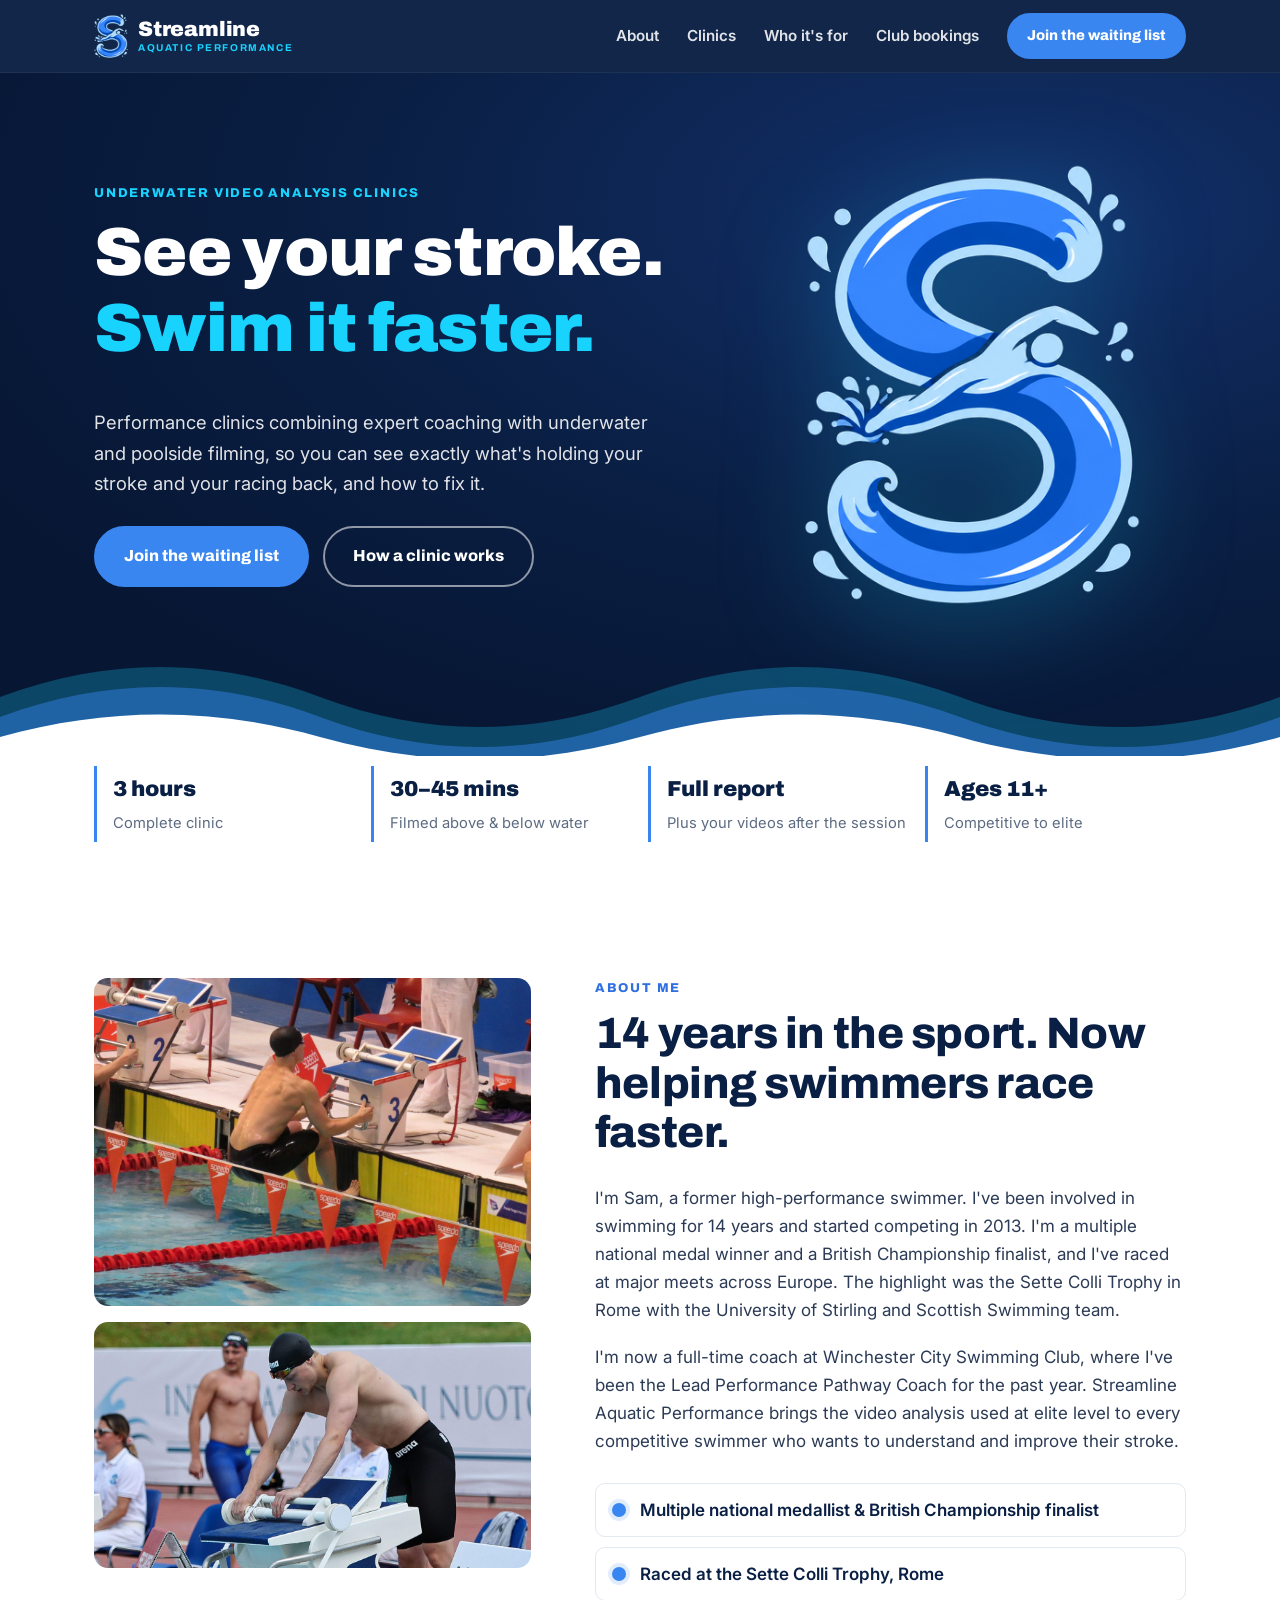
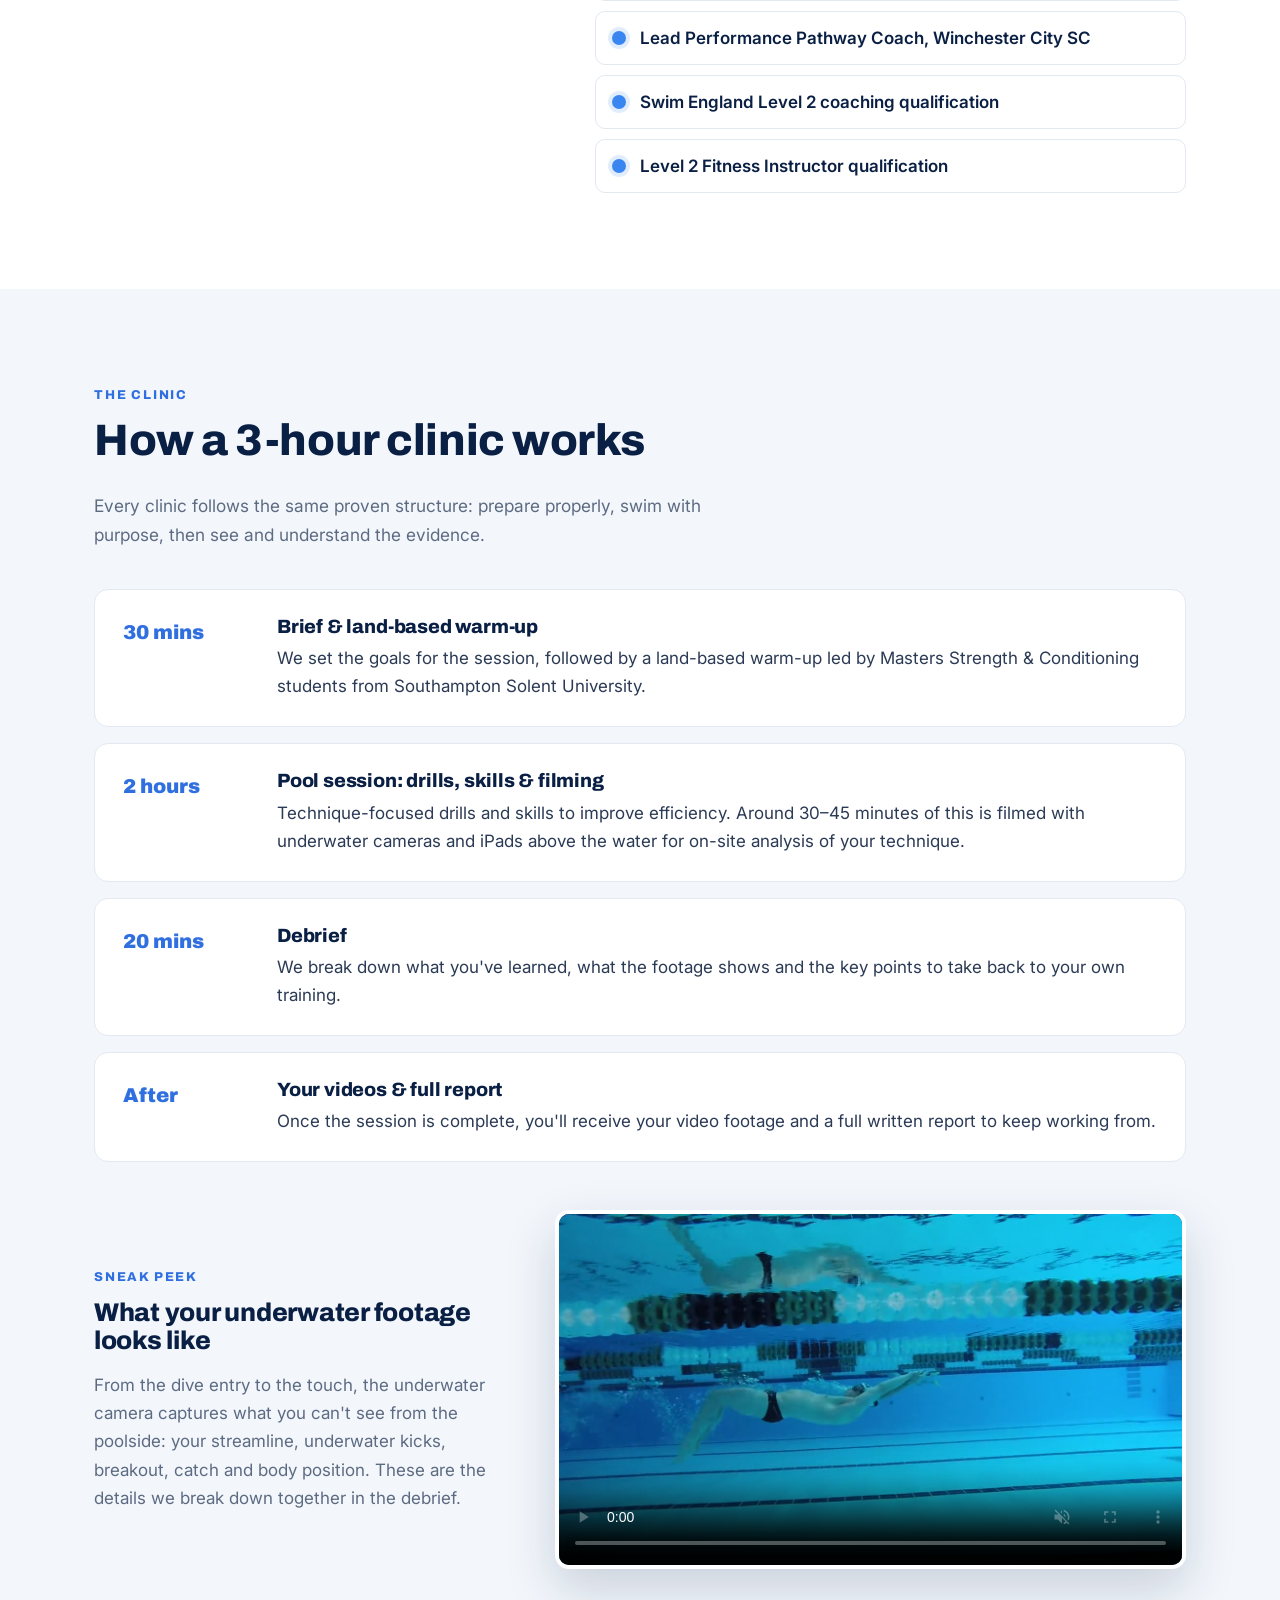
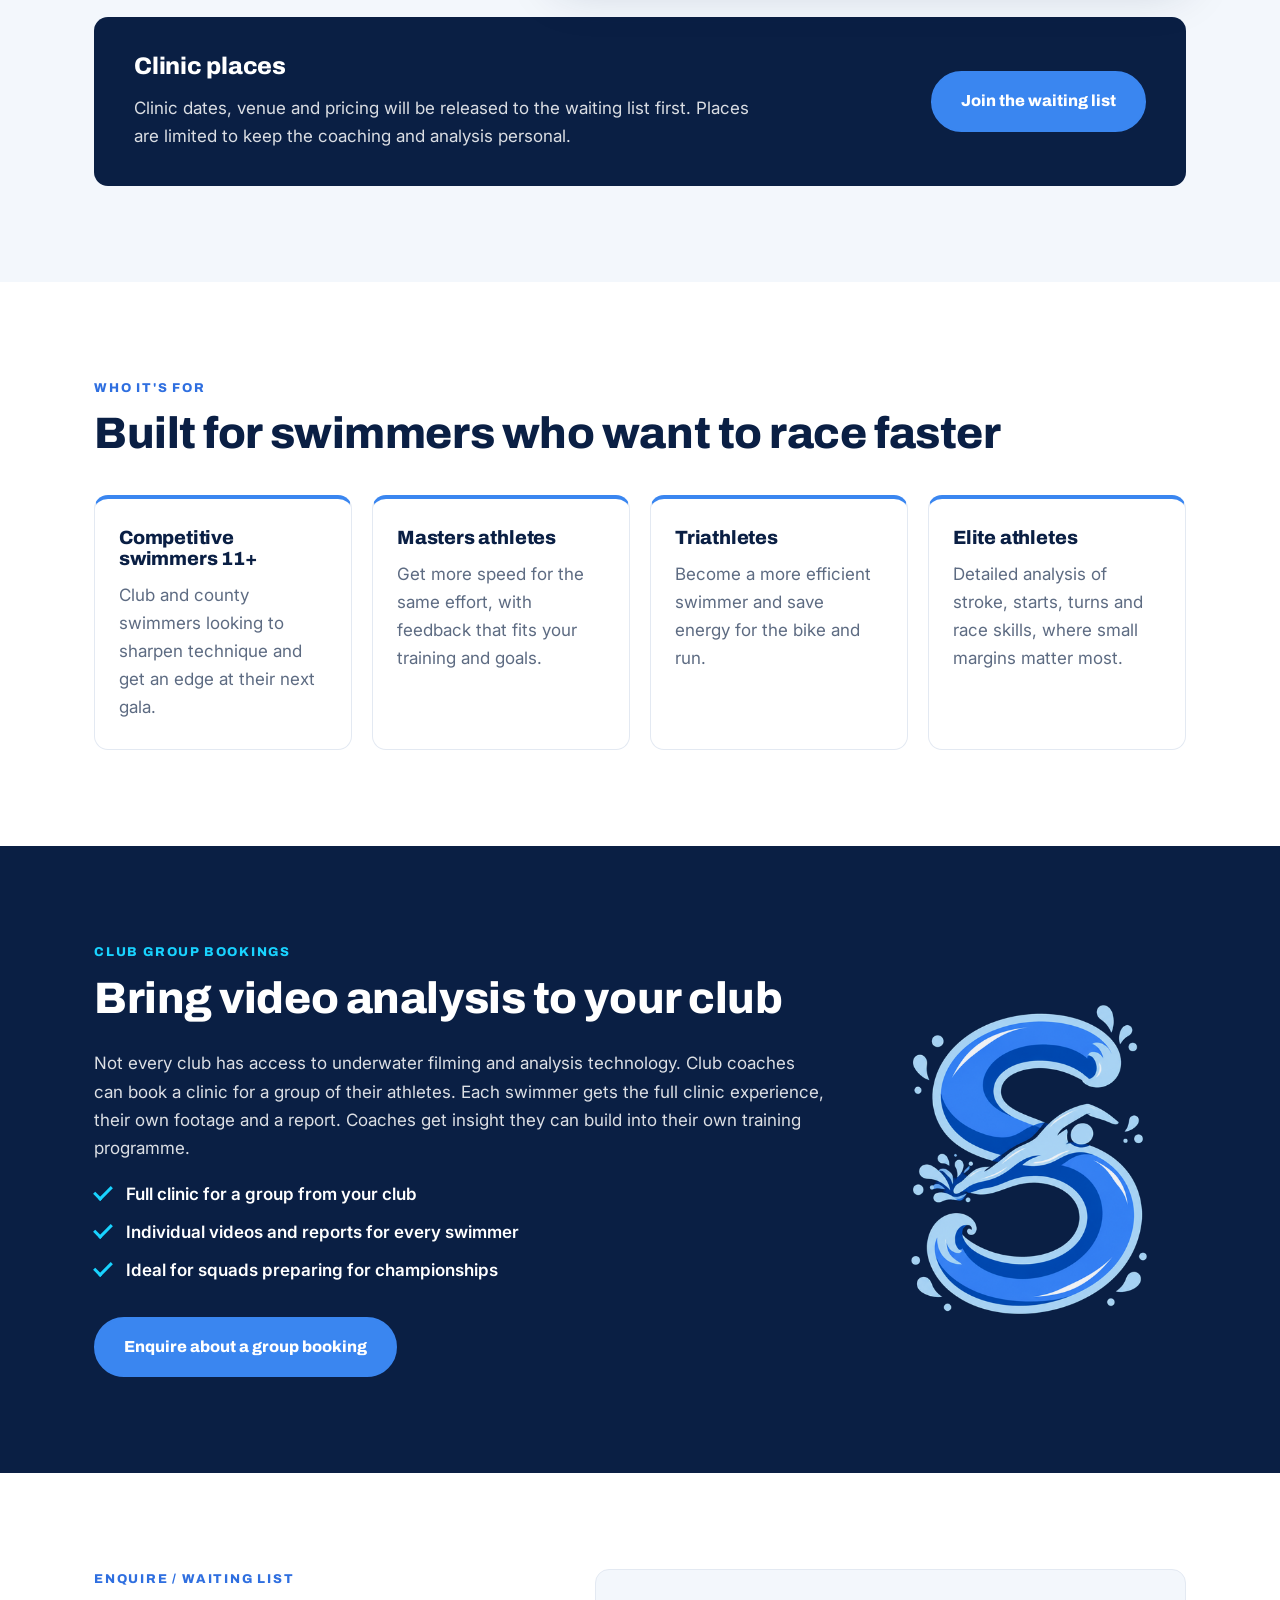
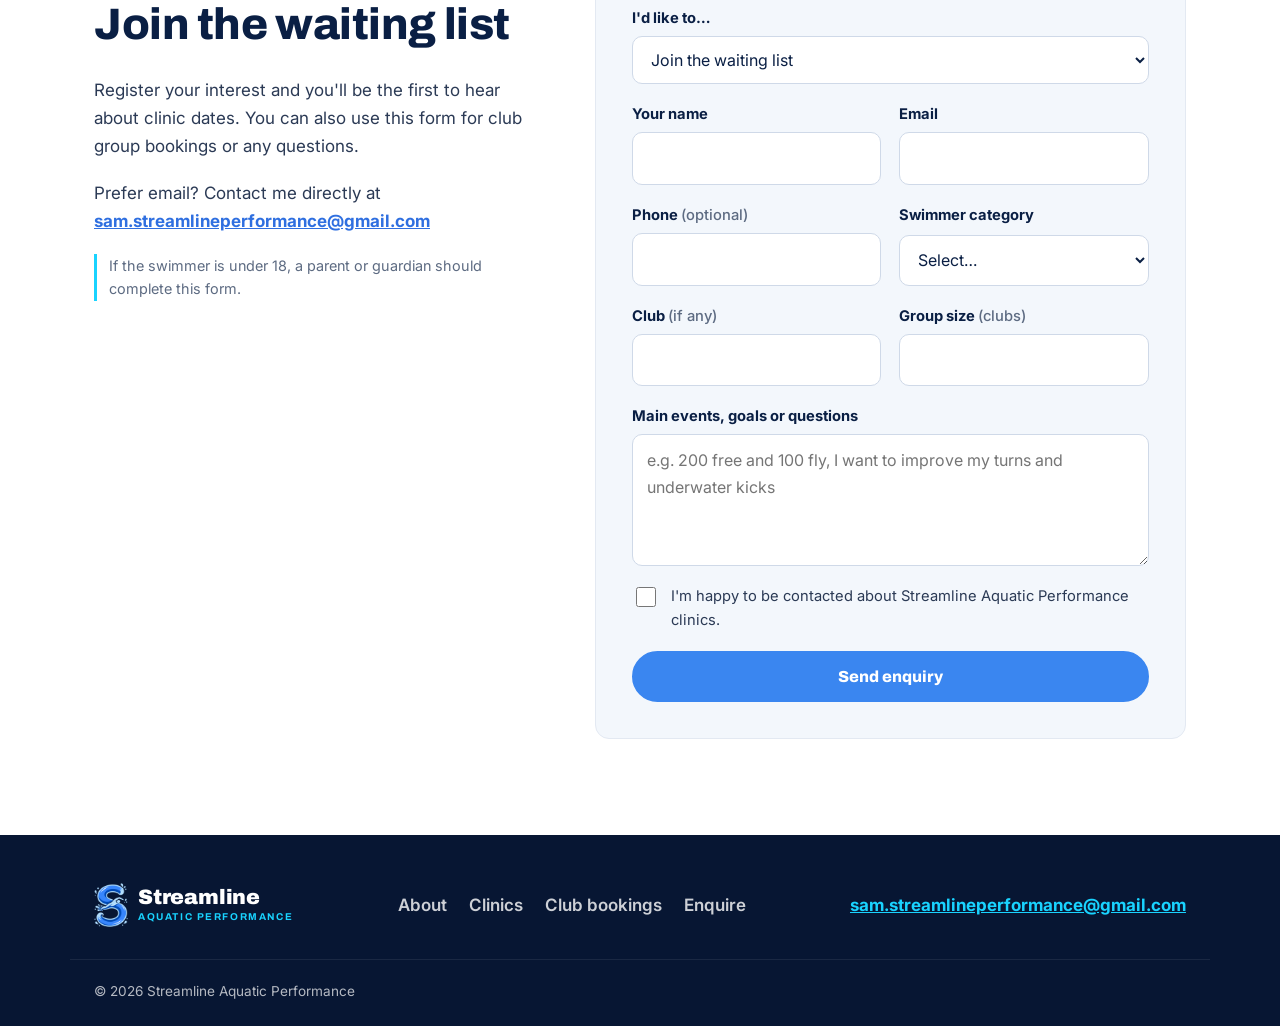
<file: index.html>
<!doctype html>
<html lang="en-GB">
<head>
  <meta charset="utf-8">
  <meta name="viewport" content="width=device-width, initial-scale=1">
  <title>Streamline Aquatic Performance | Underwater Video Analysis Swim Clinics</title>
  <meta name="description" content="Three-hour swim clinics with underwater and poolside video analysis. Expert stroke and race feedback for competitive swimmers aged 11+, masters, triathletes and elite athletes.">
  <meta property="og:title" content="Streamline Aquatic Performance">
  <meta property="og:description" content="Underwater video analysis swim clinics to maximise stroke efficiency and race performance.">
  <meta property="og:type" content="website">
  <meta name="theme-color" content="#0a1f44">
  <!-- PRE-LAUNCH: remove the next line when the site goes public -->
  <meta name="robots" content="noindex, nofollow">
  <link rel="icon" type="image/png" href="assets/favicon.png">
  <link rel="apple-touch-icon" href="assets/apple-touch-icon.png">
  <link rel="preconnect" href="https://fonts.googleapis.com">
  <link rel="preconnect" href="https://fonts.gstatic.com" crossorigin>
  <link href="https://fonts.googleapis.com/css2?family=Archivo:wght@500;700;800;900&family=Inter:wght@400;500;600;700&display=swap" rel="stylesheet">
  <link rel="stylesheet" href="styles.css">
</head>
<body>

<header class="site-header" id="top">
  <div class="container nav-wrap">
    <a href="#top" class="brand" aria-label="Streamline Aquatic Performance home">
      <img src="assets/logo-s.png" alt="" width="34" height="44">
      <span class="brand-text"><strong>Streamline</strong><small>Aquatic Performance</small></span>
    </a>
    <button class="nav-toggle" aria-expanded="false" aria-controls="site-nav" aria-label="Open menu">
      <span></span><span></span><span></span>
    </button>
    <nav id="site-nav" class="site-nav">
      <a href="#about">About</a>
      <a href="#clinics">Clinics</a>
      <a href="#who">Who it's for</a>
      <a href="#clubs">Club bookings</a>
      <a href="#enquire" class="btn btn-small">Join the waiting list</a>
    </nav>
  </div>
</header>

<main>

  <!-- HERO -->
  <section class="hero">
    <div class="container hero-grid">
      <div class="hero-copy">
        <p class="eyebrow">Underwater video analysis clinics</p>
        <h1>See your stroke.<br><span>Swim it faster.</span></h1>
        <p class="lead">Performance clinics combining expert coaching with underwater and poolside filming, so you can see exactly what's holding your stroke and your racing back, and how to fix it.</p>
        <div class="hero-actions">
          <a href="#enquire" class="btn">Join the waiting list</a>
          <a href="#clinics" class="btn btn-ghost">How a clinic works</a>
        </div>
      </div>
      <div class="hero-logo">
        <img src="assets/logo-s.png" alt="Streamline Aquatic Performance S logo" width="370" height="480">
      </div>
    </div>
    <svg class="waves" viewBox="0 0 1440 120" preserveAspectRatio="none" aria-hidden="true">
      <path d="M0 60 C120 20 240 20 360 60 C480 100 600 100 720 60 C840 20 960 20 1080 60 C1200 100 1320 100 1440 60 V120 H0 Z" fill="#19d3ff" opacity=".25"/>
      <path d="M0 80 C120 40 240 40 360 80 C480 120 600 120 720 80 C840 40 960 40 1080 80 C1200 120 1320 120 1440 80 V120 H0 Z" fill="#3a86f0" opacity=".45"/>
      <path d="M0 100 C120 70 240 70 360 100 C480 130 600 130 720 100 C840 70 960 70 1080 100 C1200 130 1320 130 1440 100 V120 H0 Z" fill="#ffffff"/>
    </svg>
  </section>

  <!-- KEY POINTS -->
  <section class="strip">
    <div class="container strip-grid">
      <div><strong>3 hours</strong><span>Complete clinic</span></div>
      <div><strong>30–45 mins</strong><span>Filmed above &amp; below water</span></div>
      <div><strong>Full report</strong><span>Plus your videos after the session</span></div>
      <div><strong>Ages 11+</strong><span>Competitive to elite</span></div>
    </div>
  </section>

  <!-- ABOUT -->
  <section class="section" id="about">
    <div class="container about-grid">
      <div class="about-media">
        <div class="about-photos">
          <img class="photo-main" src="assets/about-backstroke-start.jpg" alt="Sam on the wall ready for a backstroke start at a national championship" width="1200" height="900" loading="lazy">
          <img class="photo-second" src="assets/about-sette-colli.jpg" alt="Sam behind the blocks at the Sette Colli Trophy in Rome" width="1280" height="720" loading="lazy">
        </div>
      </div>
      <div>
        <p class="eyebrow">About me</p>
        <h2>14 years in the sport. Now helping swimmers race faster.</h2>
        <p>I'm Sam, a former high-performance swimmer. I've been involved in swimming for 14 years and started competing in 2013. I'm a multiple national medal winner and a British Championship finalist, and I've raced at major meets across Europe. The highlight was the Sette Colli Trophy in Rome with the University of Stirling and Scottish Swimming team.</p>
        <p>I'm now a full-time coach at Winchester City Swimming Club, where I've been the Lead Performance Pathway Coach for the past year. Streamline Aquatic Performance brings the video analysis used at elite level to every competitive swimmer who wants to understand and improve their stroke.</p>
        <ul class="creds">
          <li>Multiple national medallist &amp; British Championship finalist</li>
          <li>Raced at the Sette Colli Trophy, Rome</li>
          <li>Lead Performance Pathway Coach, Winchester City SC</li>
          <li>Swim England Level 2 coaching qualification</li>
          <li>Level 2 Fitness Instructor qualification</li>
        </ul>
      </div>
    </div>
  </section>

  <!-- CLINICS -->
  <section class="section section-tint" id="clinics">
    <div class="container">
      <p class="eyebrow">The clinic</p>
      <h2>How a 3-hour clinic works</h2>
      <p class="section-intro">Every clinic follows the same proven structure: prepare properly, swim with purpose, then see and understand the evidence.</p>

      <ol class="timeline">
        <li>
          <span class="time">30 mins</span>
          <div>
            <h3>Brief &amp; land-based warm-up</h3>
            <p>We set the goals for the session, followed by a land-based warm-up led by Masters Strength &amp; Conditioning students from Southampton Solent University.</p>
          </div>
        </li>
        <li>
          <span class="time">2 hours</span>
          <div>
            <h3>Pool session: drills, skills &amp; filming</h3>
            <p>Technique-focused drills and skills to improve efficiency. Around 30–45 minutes of this is filmed with underwater cameras and iPads above the water for on-site analysis of your technique.</p>
          </div>
        </li>
        <li>
          <span class="time">20 mins</span>
          <div>
            <h3>Debrief</h3>
            <p>We break down what you've learned, what the footage shows and the key points to take back to your own training.</p>
          </div>
        </li>
        <li>
          <span class="time">After</span>
          <div>
            <h3>Your videos &amp; full report</h3>
            <p>Once the session is complete, you'll receive your video footage and a full written report to keep working from.</p>
          </div>
        </li>
      </ol>

      <div class="sneak-peek">
        <div class="sneak-copy">
          <p class="eyebrow">Sneak peek</p>
          <h3>What your underwater footage looks like</h3>
          <p>From the dive entry to the touch, the underwater camera captures what you can't see from the poolside: your streamline, underwater kicks, breakout, catch and body position. These are the details we break down together in the debrief.</p>
        </div>
        <div class="video-frame">
          <video src="assets/underwater-sneak-peek.mp4" poster="assets/underwater-poster.jpg" autoplay muted loop playsinline controls preload="metadata" aria-label="Underwater footage of a swimmer diving in and swimming to the wall"></video>
        </div>
      </div>

      <div class="price-card">
        <div>
          <h3>Clinic places</h3>
          <p>Clinic dates, venue and pricing will be released to the waiting list first. Places are limited to keep the coaching and analysis personal.</p>
        </div>
        <a href="#enquire" class="btn">Join the waiting list</a>
      </div>
    </div>
  </section>

  <!-- WHO -->
  <section class="section" id="who">
    <div class="container">
      <p class="eyebrow">Who it's for</p>
      <h2>Built for swimmers who want to race faster</h2>
      <div class="cards">
        <article class="card">
          <h3>Competitive swimmers 11+</h3>
          <p>Club and county swimmers looking to sharpen technique and get an edge at their next gala.</p>
        </article>
        <article class="card">
          <h3>Masters athletes</h3>
          <p>Get more speed for the same effort, with feedback that fits your training and goals.</p>
        </article>
        <article class="card">
          <h3>Triathletes</h3>
          <p>Become a more efficient swimmer and save energy for the bike and run.</p>
        </article>
        <article class="card">
          <h3>Elite athletes</h3>
          <p>Detailed analysis of stroke, starts, turns and race skills, where small margins matter most.</p>
        </article>
      </div>
    </div>
  </section>

  <!-- CLUBS -->
  <section class="section section-dark" id="clubs">
    <div class="container clubs-grid">
      <div>
        <p class="eyebrow eyebrow-light">Club group bookings</p>
        <h2>Bring video analysis to your club</h2>
        <p>Not every club has access to underwater filming and analysis technology. Club coaches can book a clinic for a group of their athletes. Each swimmer gets the full clinic experience, their own footage and a report. Coaches get insight they can build into their own training programme.</p>
        <ul class="ticks">
          <li>Full clinic for a group from your club</li>
          <li>Individual videos and reports for every swimmer</li>
          <li>Ideal for squads preparing for championships</li>
        </ul>
        <a href="#enquire" class="btn" data-enquiry="Club group booking">Enquire about a group booking</a>
      </div>
      <div class="clubs-logo" aria-hidden="true">
        <img src="assets/logo-s.png" alt="" width="260" height="337">
      </div>
    </div>
  </section>

  <!-- ENQUIRE -->
  <section class="section" id="enquire">
    <div class="container form-grid">
      <div>
        <p class="eyebrow">Enquire / waiting list</p>
        <h2>Join the waiting list</h2>
        <p>Register your interest and you'll be the first to hear about clinic dates. You can also use this form for club group bookings or any questions.</p>
        <p>Prefer email? Contact me directly at<br>
          <a class="email-link" href="mailto:sam.streamlineperformance@gmail.com">sam.streamlineperformance@gmail.com</a></p>
        <p class="small-note">If the swimmer is under 18, a parent or guardian should complete this form.</p>
      </div>

      <form class="enquiry-form" name="enquiry" method="POST" action="/thanks.html" data-netlify="true" netlify-honeypot="bot-field">
        <input type="hidden" name="form-name" value="enquiry">
        <p class="hidden"><label>Don't fill this out: <input name="bot-field"></label></p>

        <div class="field">
          <label for="enquiry-type">I'd like to…</label>
          <select id="enquiry-type" name="enquiry-type" required>
            <option value="Join the waiting list">Join the waiting list</option>
            <option value="Club group booking">Enquire about a club group booking</option>
            <option value="General question">Ask a general question</option>
          </select>
        </div>

        <div class="field-row">
          <div class="field">
            <label for="name">Your name</label>
            <input id="name" name="name" type="text" autocomplete="name" required>
          </div>
          <div class="field">
            <label for="email">Email</label>
            <input id="email" name="email" type="email" autocomplete="email" required>
          </div>
        </div>

        <div class="field-row">
          <div class="field">
            <label for="phone">Phone <span class="opt">(optional)</span></label>
            <input id="phone" name="phone" type="tel" autocomplete="tel">
          </div>
          <div class="field">
            <label for="swimmer-type">Swimmer category</label>
            <select id="swimmer-type" name="swimmer-type">
              <option value="">Select…</option>
              <option>Competitive swimmer (11–17)</option>
              <option>Competitive swimmer (18+)</option>
              <option>Masters</option>
              <option>Triathlete</option>
              <option>Elite</option>
              <option>Club / coach</option>
            </select>
          </div>
        </div>

        <div class="field-row">
          <div class="field">
            <label for="club">Club <span class="opt">(if any)</span></label>
            <input id="club" name="club" type="text">
          </div>
          <div class="field" id="group-size-field">
            <label for="group-size">Group size <span class="opt">(clubs)</span></label>
            <input id="group-size" name="group-size" type="number" min="1" inputmode="numeric">
          </div>
        </div>

        <div class="field">
          <label for="message">Main events, goals or questions</label>
          <textarea id="message" name="message" rows="4" placeholder="e.g. 200 free and 100 fly, I want to improve my turns and underwater kicks"></textarea>
        </div>

        <label class="check">
          <input type="checkbox" name="consent" value="yes" required>
          <span>I'm happy to be contacted about Streamline Aquatic Performance clinics.</span>
        </label>

        <button type="submit" class="btn btn-full">Send enquiry</button>
      </form>
    </div>
  </section>

</main>

<footer class="site-footer">
  <div class="container footer-grid">
    <div class="brand brand-footer">
      <img src="assets/logo-s.png" alt="" width="34" height="44">
      <span class="brand-text"><strong>Streamline</strong><small>Aquatic Performance</small></span>
    </div>
    <nav class="footer-nav" aria-label="Footer">
      <a href="#about">About</a>
      <a href="#clinics">Clinics</a>
      <a href="#clubs">Club bookings</a>
      <a href="#enquire">Enquire</a>
    </nav>
    <a class="email-link" href="mailto:sam.streamlineperformance@gmail.com">sam.streamlineperformance@gmail.com</a>
  </div>
  <p class="container copyright">© <span id="year">2026</span> Streamline Aquatic Performance</p>
</footer>

<script src="script.js"></script>
</body>
</html>
</file>
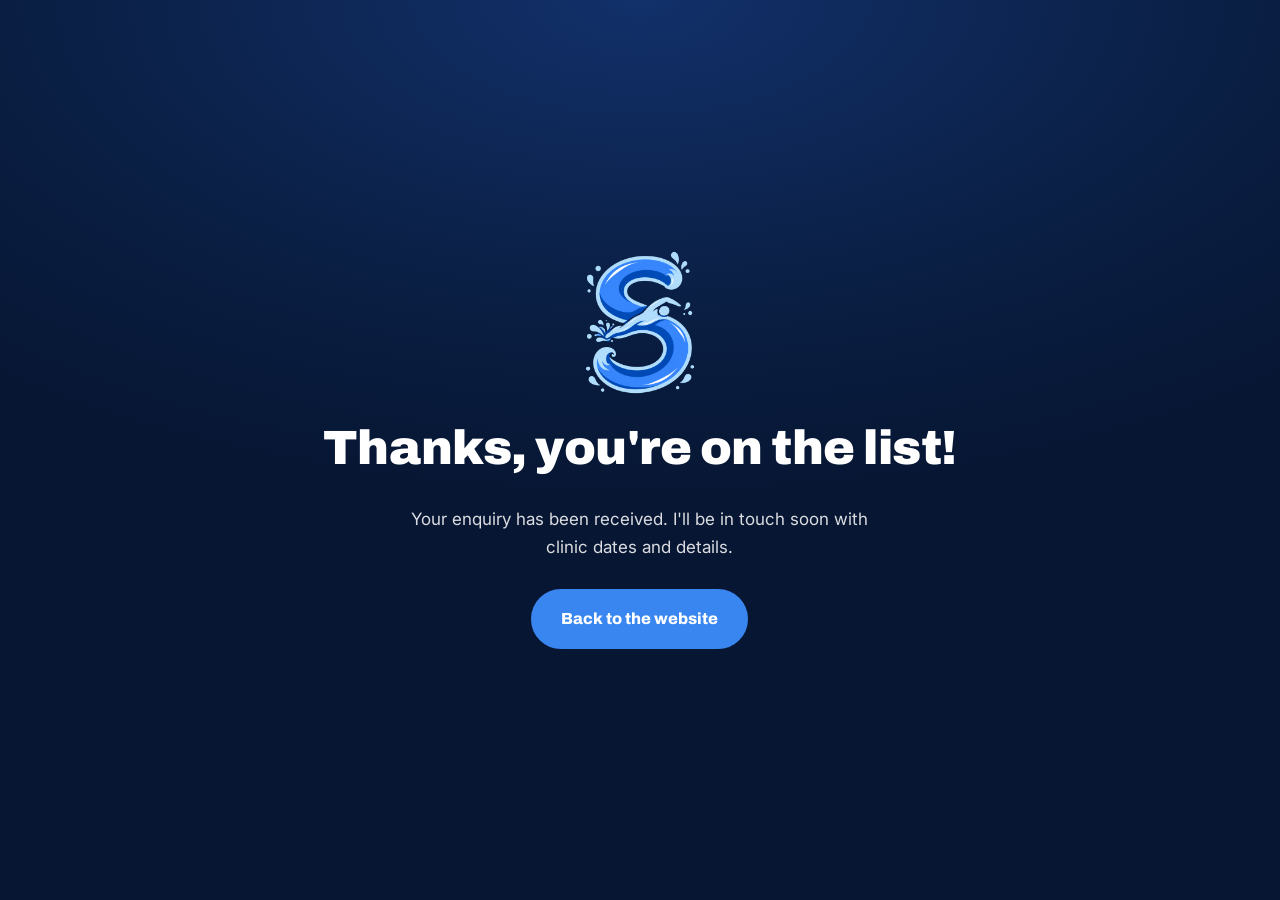
<file: thanks.html>
<!doctype html>
<html lang="en-GB">
<head>
  <meta charset="utf-8">
  <meta name="viewport" content="width=device-width, initial-scale=1">
  <title>Thank you | Streamline Aquatic Performance</title>
  <meta name="robots" content="noindex">
  <link rel="icon" type="image/png" href="assets/favicon.png">
  <link rel="preconnect" href="https://fonts.googleapis.com">
  <link rel="preconnect" href="https://fonts.gstatic.com" crossorigin>
  <link href="https://fonts.googleapis.com/css2?family=Archivo:wght@700;800;900&family=Inter:wght@400;600;700&display=swap" rel="stylesheet">
  <link rel="stylesheet" href="styles.css">
</head>
<body>
  <main class="simple-page">
    <div>
      <img src="assets/logo-s.png" alt="Streamline Aquatic Performance logo">
      <h1>Thanks, you're on the list!</h1>
      <p>Your enquiry has been received. I'll be in touch soon with clinic dates and details.</p>
      <a href="/" class="btn">Back to the website</a>
    </div>
  </main>
</body>
</html>
</file>
<file: styles.css>
:root {
  --navy: #0a1f44;
  --navy-deep: #071633;
  --blue: #2f6fe0;
  --blue-bright: #3a86f0;
  --sky: #a8d8f0;
  --cyan: #19d3ff;
  --ink: #0a1f44;
  --text: #2b3a55;
  --muted: #5d6b82;
  --line: #e3e9f2;
  --tint: #f3f7fc;
  --white: #ffffff;
  --radius: 14px;
  --head: "Archivo", "Helvetica Neue", Arial, sans-serif;
  --body: "Inter", "Helvetica Neue", Arial, sans-serif;
}

*, *::before, *::after { box-sizing: border-box; }
html { scroll-behavior: smooth; scroll-padding-top: 80px; }
body {
  margin: 0;
  font-family: var(--body);
  font-size: 17px;
  line-height: 1.65;
  color: var(--text);
  background: var(--white);
  -webkit-font-smoothing: antialiased;
}
img { max-width: 100%; height: auto; display: block; }
a { color: var(--blue); }
h1, h2, h3 { font-family: var(--head); color: var(--ink); line-height: 1.12; margin: 0 0 .6em; letter-spacing: -0.01em; }
h1 { font-size: clamp(2.5rem, 6vw, 4.25rem); font-weight: 900; }
h2 { font-size: clamp(1.9rem, 3.6vw, 2.75rem); font-weight: 800; }
h3 { font-size: 1.2rem; font-weight: 800; }
p { margin: 0 0 1.1em; }

.container { width: 100%; max-width: 1140px; margin: 0 auto; padding: 0 24px; }
.hidden { display: none; }

.eyebrow {
  font-family: var(--head);
  font-weight: 800;
  font-size: .8rem;
  letter-spacing: .14em;
  text-transform: uppercase;
  color: var(--blue);
  margin-bottom: .8em;
}
.eyebrow-light { color: var(--cyan); }

/* Buttons */
.btn {
  display: inline-block;
  font-family: var(--head);
  font-weight: 800;
  font-size: 1rem;
  text-decoration: none;
  color: var(--white);
  background: var(--blue-bright);
  padding: 15px 28px;
  border-radius: 999px;
  border: 2px solid var(--blue-bright);
  cursor: pointer;
  transition: background .2s, border-color .2s, transform .2s;
}
.btn:hover { background: var(--blue); border-color: var(--blue); transform: translateY(-1px); }
.btn:focus-visible, a:focus-visible, button:focus-visible, input:focus-visible, select:focus-visible, textarea:focus-visible {
  outline: 3px solid var(--cyan); outline-offset: 2px;
}
.btn-ghost { background: transparent; border-color: rgba(255,255,255,.55); }
.btn-ghost:hover { background: rgba(255,255,255,.1); border-color: var(--white); }
.btn-small { padding: 9px 18px; font-size: .9rem; }
.btn-full { width: 100%; }

/* Header */
.site-header {
  position: sticky; top: 0; z-index: 50;
  background: rgba(10, 31, 68, .97);
  backdrop-filter: blur(8px);
  border-bottom: 1px solid rgba(255,255,255,.06);
}
.nav-wrap { display: flex; align-items: center; justify-content: space-between; height: 72px; }
.brand { display: flex; align-items: center; gap: 10px; text-decoration: none; }
.brand img { width: 34px; height: auto; }
.brand-text { display: flex; flex-direction: column; line-height: 1; }
.brand-text strong { font-family: var(--head); font-weight: 900; font-size: 1.3rem; color: var(--white); letter-spacing: -0.01em; }
.brand-text small { font-family: var(--head); font-weight: 700; font-size: .62rem; letter-spacing: .16em; text-transform: uppercase; color: var(--cyan); margin-top: 4px; }
.site-nav { display: flex; align-items: center; gap: 28px; }
.site-nav a:not(.btn) { color: rgba(255,255,255,.88); text-decoration: none; font-weight: 600; font-size: .95rem; }
.site-nav a:not(.btn):hover { color: var(--cyan); }
.nav-toggle { display: none; background: none; border: 0; padding: 8px; cursor: pointer; }
.nav-toggle span { display: block; width: 24px; height: 2px; background: var(--white); margin: 5px 0; border-radius: 2px; transition: transform .2s, opacity .2s; }

/* Hero */
.hero {
  position: relative;
  background: radial-gradient(1200px 600px at 80% 20%, #12306a 0%, var(--navy) 55%, var(--navy-deep) 100%);
  color: rgba(255,255,255,.88);
  padding: 90px 0 150px;
  overflow: hidden;
}
.hero h1 { color: var(--white); }
.hero h1 span { color: var(--cyan); }
.hero .eyebrow { color: var(--cyan); }
.hero-grid { display: grid; grid-template-columns: 1.3fr .9fr; gap: 48px; align-items: center; }
.lead { font-size: 1.15rem; max-width: 560px; }
.hero-actions { display: flex; flex-wrap: wrap; gap: 14px; margin-top: 28px; }
.hero-logo img { width: 100%; max-width: 340px; margin: 0 auto; filter: drop-shadow(0 20px 50px rgba(25, 211, 255, .25)); }
.waves { position: absolute; left: 0; bottom: -1px; width: 100%; height: 120px; }

/* Strip */
.strip { padding: 10px 0 40px; }
.strip-grid { display: grid; grid-template-columns: repeat(4, 1fr); gap: 16px; }
.strip-grid div { border-left: 3px solid var(--blue-bright); padding: 6px 0 6px 16px; }
.strip-grid strong { display: block; font-family: var(--head); font-weight: 900; font-size: 1.35rem; color: var(--ink); }
.strip-grid span { font-size: .92rem; color: var(--muted); }

/* Sections */
.section { padding: 96px 0; }
.section-tint { background: var(--tint); }
.section-dark { background: var(--navy); color: rgba(255,255,255,.86); }
.section-dark h2 { color: var(--white); }
.section-intro { max-width: 640px; font-size: 1.08rem; color: var(--muted); margin-bottom: 40px; }

/* About */
.about-grid { display: grid; grid-template-columns: .85fr 1.15fr; gap: 64px; align-items: start; }
.photo-placeholder {
  aspect-ratio: 4 / 5;
  border-radius: var(--radius);
  background: linear-gradient(160deg, var(--navy) 0%, #12306a 100%);
  display: flex; flex-direction: column; align-items: center; justify-content: center; gap: 18px;
  color: rgba(255,255,255,.6); font-size: .9rem; font-weight: 600;
}
.photo-placeholder img { width: 110px; opacity: .9; }
.creds { list-style: none; padding: 0; margin: 28px 0 0; display: grid; gap: 10px; }
.creds li {
  font-weight: 600; color: var(--ink);
  padding: 12px 16px 12px 44px; border: 1px solid var(--line); border-radius: 10px; position: relative;
}
.creds li::before {
  content: ""; position: absolute; left: 16px; top: 50%; width: 14px; height: 14px; margin-top: -7px;
  border-radius: 50%; background: var(--blue-bright); box-shadow: 0 0 0 4px rgba(58,134,240,.15);
}

/* Timeline */
.timeline { list-style: none; padding: 0; margin: 0 0 48px; display: grid; gap: 16px; }
.timeline li {
  display: grid; grid-template-columns: 130px 1fr; gap: 24px; align-items: start;
  background: var(--white); border: 1px solid var(--line); border-radius: var(--radius); padding: 26px 28px;
}
.timeline .time {
  font-family: var(--head); font-weight: 900; font-size: 1.25rem; color: var(--blue);
}
.timeline h3 { margin-bottom: .35em; }
.timeline p { margin: 0; }

.sneak-peek {
  display: grid; grid-template-columns: .8fr 1.2fr; gap: 40px; align-items: center;
  margin: 0 0 48px;
}
.sneak-copy h3 { font-size: 1.6rem; }
.sneak-copy p:last-child { margin: 0; color: var(--muted); }
.video-frame {
  border-radius: var(--radius); overflow: hidden; background: var(--navy);
  box-shadow: 0 20px 50px rgba(10,31,68,.18); border: 4px solid var(--white);
}
.video-frame video { display: block; width: 100%; aspect-ratio: 16 / 9; object-fit: cover; }

.about-photos { display: grid; gap: 16px; }
.about-photos img { width: 100%; border-radius: var(--radius); object-fit: cover; }
.about-photos .photo-main { aspect-ratio: 4 / 3; object-position: 60% 50%; }
.about-photos .photo-second { aspect-ratio: 16 / 9; object-position: 50% 30%; }

.price-card {
  display: flex; align-items: center; justify-content: space-between; gap: 32px;
  background: var(--navy); color: rgba(255,255,255,.85); border-radius: var(--radius); padding: 36px 40px;
}
.price-card h3 { color: var(--white); font-size: 1.5rem; }
.price-card p { margin: 0; max-width: 620px; }
.price-card .btn { flex-shrink: 0; }

/* Cards */
.cards { display: grid; grid-template-columns: repeat(4, 1fr); gap: 20px; margin-top: 36px; }
.card {
  border: 1px solid var(--line); border-radius: var(--radius); padding: 28px 24px;
  border-top: 4px solid var(--blue-bright);
  transition: transform .2s, box-shadow .2s;
}
.card:hover { transform: translateY(-3px); box-shadow: 0 14px 30px rgba(10,31,68,.08); }
.card p { margin: 0; color: var(--muted); }

/* Clubs */
.clubs-grid { display: grid; grid-template-columns: 1.4fr .6fr; gap: 48px; align-items: center; }
.ticks { list-style: none; padding: 0; margin: 0 0 32px; display: grid; gap: 10px; }
.ticks li { padding-left: 32px; position: relative; font-weight: 600; color: var(--white); }
.ticks li::before {
  content: ""; position: absolute; left: 0; top: 6px; width: 18px; height: 10px;
  border-left: 3px solid var(--cyan); border-bottom: 3px solid var(--cyan); transform: rotate(-45deg);
}
.clubs-logo img { width: 100%; max-width: 240px; margin: 0 auto; opacity: .95; }

/* Form */
.form-grid { display: grid; grid-template-columns: .85fr 1.15fr; gap: 64px; align-items: start; }
.email-link { font-weight: 700; color: var(--blue); word-break: break-all; }
.small-note { font-size: .9rem; color: var(--muted); border-left: 3px solid var(--cyan); padding-left: 12px; }
.enquiry-form {
  background: var(--tint); border: 1px solid var(--line); border-radius: var(--radius); padding: 36px;
  display: grid; gap: 18px;
}
.field { display: grid; gap: 6px; }
.field-row { display: grid; grid-template-columns: 1fr 1fr; gap: 18px; }
.field label { font-weight: 700; font-size: .92rem; color: var(--ink); }
.opt { font-weight: 500; color: var(--muted); }
input, select, textarea {
  font: inherit; font-size: 1rem; color: var(--ink);
  background: var(--white); border: 1.5px solid #cfd9e8; border-radius: 10px; padding: 12px 14px; width: 100%;
}
input:focus, select:focus, textarea:focus { border-color: var(--blue-bright); }
textarea { resize: vertical; }
.check { display: flex; gap: 12px; align-items: flex-start; font-size: .92rem; }
.check input { width: 20px; height: 20px; margin-top: 3px; flex-shrink: 0; accent-color: var(--blue-bright); }

/* Footer */
.site-footer { background: var(--navy-deep); color: rgba(255,255,255,.7); padding: 48px 0 24px; }
.footer-grid { display: flex; flex-wrap: wrap; align-items: center; justify-content: space-between; gap: 24px; }
.footer-nav { display: flex; gap: 22px; flex-wrap: wrap; }
.footer-nav a { color: rgba(255,255,255,.8); text-decoration: none; font-weight: 600; }
.footer-nav a:hover { color: var(--cyan); }
.site-footer .email-link { color: var(--cyan); }
.copyright { margin-top: 32px; padding-top: 20px; border-top: 1px solid rgba(255,255,255,.08); font-size: .85rem; }

/* Simple pages (thanks / 404) */
.simple-page { min-height: 100vh; display: flex; align-items: center; justify-content: center; text-align: center;
  background: radial-gradient(1000px 500px at 50% 0%, #12306a 0%, var(--navy) 60%, var(--navy-deep) 100%); color: rgba(255,255,255,.85); padding: 40px 24px; }
.simple-page h1 { color: var(--white); font-size: clamp(2rem, 5vw, 3rem); }
.simple-page img { width: 110px; margin: 0 auto 28px; }
.simple-page p { max-width: 480px; margin: 0 auto 28px; }

/* Responsive */
@media (max-width: 960px) {
  .cards { grid-template-columns: repeat(2, 1fr); }
  .strip-grid { grid-template-columns: repeat(2, 1fr); row-gap: 24px; }
  .about-grid, .form-grid { grid-template-columns: 1fr; gap: 40px; }
  .about-media { max-width: 380px; }
  .clubs-grid { grid-template-columns: 1fr; }
  .clubs-logo { display: none; }
  .sneak-peek { grid-template-columns: 1fr; gap: 24px; }
}
@media (max-width: 820px) {
  .nav-toggle { display: block; }
  .site-nav {
    position: absolute; top: 72px; left: 0; right: 0;
    flex-direction: column; align-items: stretch; gap: 0;
    background: var(--navy); padding: 8px 24px 24px;
    border-bottom: 1px solid rgba(255,255,255,.08);
    display: none;
  }
  .site-nav.open { display: flex; }
  .site-nav a:not(.btn) { padding: 14px 0; border-bottom: 1px solid rgba(255,255,255,.08); font-size: 1.05rem; }
  .site-nav .btn { margin-top: 18px; text-align: center; padding: 14px; }
  .nav-toggle[aria-expanded="true"] span:nth-child(1) { transform: translateY(7px) rotate(45deg); }
  .nav-toggle[aria-expanded="true"] span:nth-child(2) { opacity: 0; }
  .nav-toggle[aria-expanded="true"] span:nth-child(3) { transform: translateY(-7px) rotate(-45deg); }
  .hero { padding: 56px 0 130px; }
  .hero-grid { grid-template-columns: 1fr; }
  .hero-logo { order: -1; }
  .hero-logo img { max-width: 150px; margin: 0; }
  .price-card { flex-direction: column; align-items: flex-start; padding: 30px 26px; }
}
@media (max-width: 600px) {
  body { font-size: 16px; }
  .container { padding: 0 16px; }
  .section { padding: 72px 0; }
  .cards { grid-template-columns: 1fr; }
  .timeline li { grid-template-columns: 1fr; gap: 6px; padding: 22px; }
  .field-row { grid-template-columns: 1fr; }
  .enquiry-form { padding: 24px 18px; }
  .hero-actions .btn { width: 100%; text-align: center; }
  .footer-grid { flex-direction: column; align-items: flex-start; }
}
@media (prefers-reduced-motion: reduce) {
  html { scroll-behavior: auto; }
  * { transition: none !important; }
}
</file>
